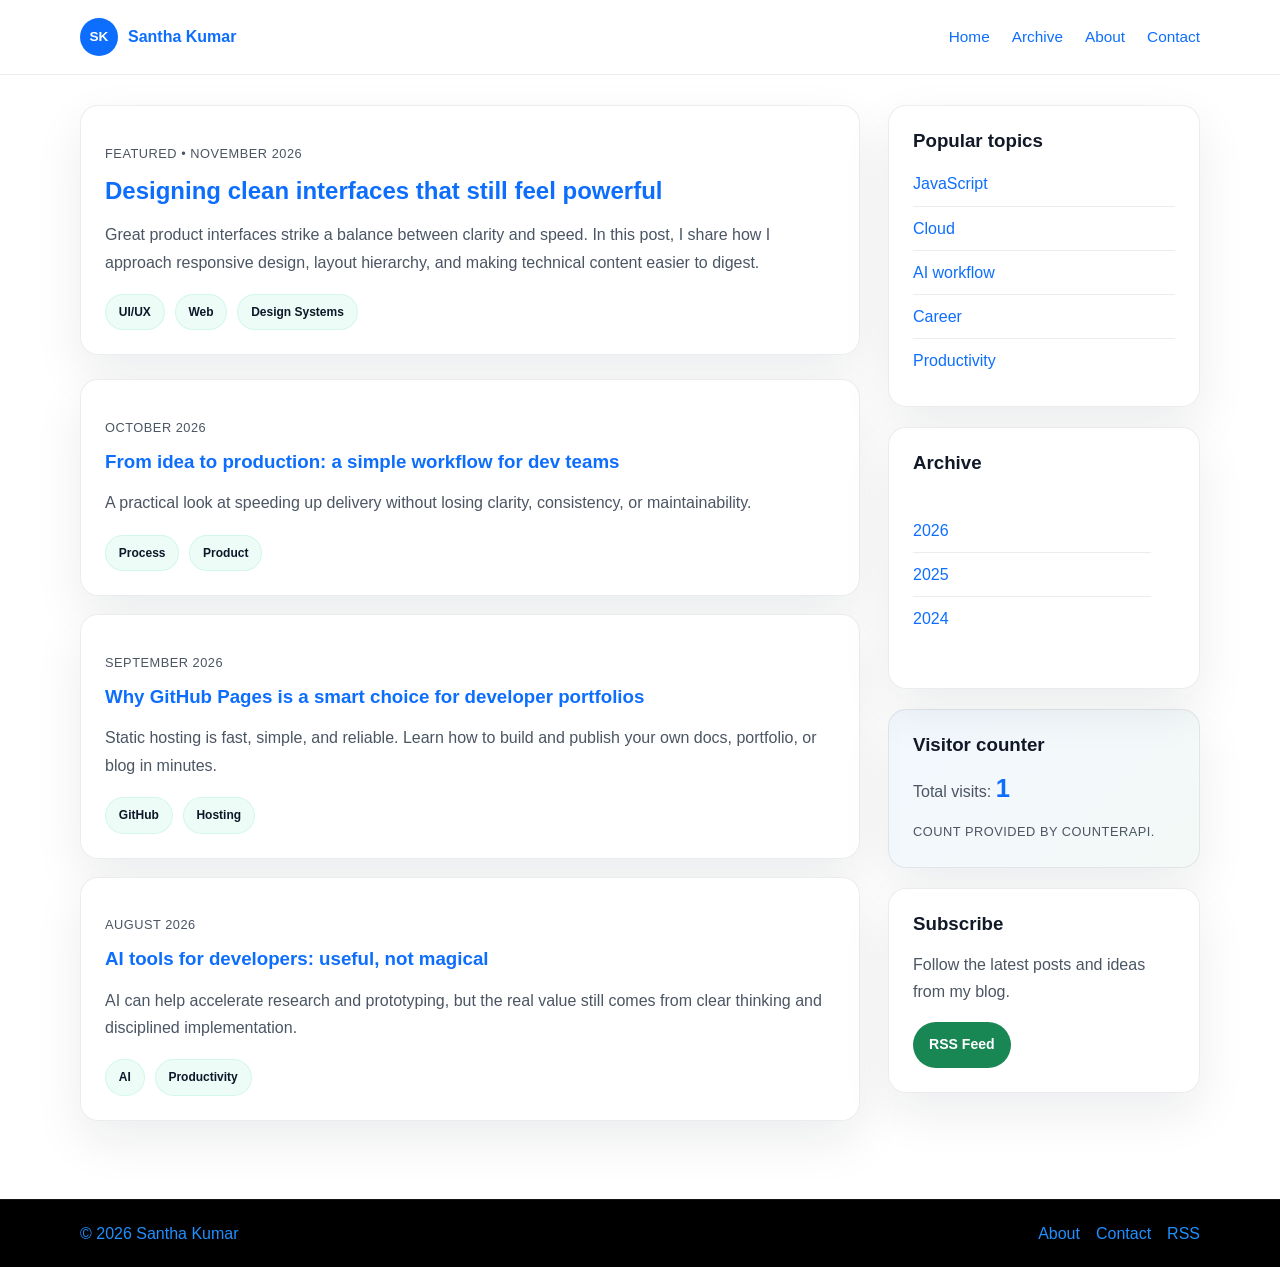
<file: index.html>
<!DOCTYPE html>
<html lang="en">
  <head>
    <meta charset="UTF-8" />
    <meta name="viewport" content="width=device-width, initial-scale=1.0" />
    <meta
      name="description"
      content="Santha Kumar's technology blog covering software engineering, cloud, web development, AI, and product growth."
    />
    <meta
      name="keywords"
      content="blog, AI, GitHub Copilot, Microsoft Copilot, Azure, AWS, GCP, .NET, ASP.NET,  Architect, Author"
    />
    <link rel="alternate" type="application/rss+xml" title="Santha Kumar Blog" href="rss.xml" />
    <link rel="stylesheet" href="styles.css" />
    <script defer src="script.js"></script>
    <title>Santha Kumar | Architect, Adivsor, Author </title>
  </head>
  <body>
    <header class="site-header">
      <div class="container nav-wrap">
        <a href="index.html" class="brand" aria-label="Santha Kumar home">
          <span class="brand-mark">SK</span>
          <span>Santha Kumar</span>
        </a>

        <button class="nav-toggle" aria-label="Toggle navigation" aria-expanded="false">
          <span></span>
          <span></span>
          <span></span>
        </button>

        <nav class="main-nav" aria-label="Main navigation">
          <a class="active" href="index.html">Home</a>
          <a href="archive.html">Archive</a>
          <a href="about.html">About</a>
          <a href="contact.html">Contact</a>
        </nav>
      </div>
    </header>

    <main>
      <section class="content container">
        <div class="posts-layout">
          <div class="posts-column">
            <article class="featured-post card">
              <p class="meta">Featured • November 2026</p>
              <h2><a href="post.html">Designing clean interfaces that still feel powerful</a></h2>
              <p>
                Great product interfaces strike a balance between clarity and
                speed. In this post, I share how I approach responsive design,
                layout hierarchy, and making technical content easier to digest.
              </p>
              <div class="tags">
                <span>UI/UX</span>
                <span>Web</span>
                <span>Design Systems</span>
              </div>
            </article>

            <div class="post-list">
              <article class="post-card card">
                <p class="meta">October 2026</p>
                <h3><a href="post.html">From idea to production: a simple workflow for dev teams</a></h3>
                <p>
                  A practical look at speeding up delivery without losing clarity,
                  consistency, or maintainability.
                </p>
                <div class="tags">
                  <span>Process</span>
                  <span>Product</span>
                </div>
              </article>

              <article class="post-card card">
                <p class="meta">September 2026</p>
                <h3><a href="post.html">Why GitHub Pages is a smart choice for developer portfolios</a></h3>
                <p>
                  Static hosting is fast, simple, and reliable. Learn how to build
                  and publish your own docs, portfolio, or blog in minutes.
                </p>
                <div class="tags">
                  <span>GitHub</span>
                  <span>Hosting</span>
                </div>
              </article>

              <article class="post-card card">
                <p class="meta">August 2026</p>
                <h3><a href="post.html">AI tools for developers: useful, not magical</a></h3>
                <p>
                  AI can help accelerate research and prototyping, but the real value
                  still comes from clear thinking and disciplined implementation.
                </p>
                <div class="tags">
                  <span>AI</span>
                  <span>Productivity</span>
                </div>
              </article>
            </div>
          </div>

          <aside class="sidebar">
            <div class="sidebar-card card">
              <h3>Popular topics</h3>
              <ul class="topic-list">
                <li><a href="archive.html">JavaScript</a></li>
                <li><a href="archive.html">Cloud</a></li>
                <li><a href="archive.html">AI workflow</a></li>
                <li><a href="archive.html">Career</a></li>
                <li><a href="archive.html">Productivity</a></li>
              </ul>
            </div>

            <div class="sidebar-card card">
              <h3>Archive</h3>
              <ul class="archive-list">
                <li><a href="archive.html">2026</a></li>
                <li><a href="archive.html">2025</a></li>
                <li><a href="archive.html">2024</a></li>
              </ul>
            </div>

            <div class="sidebar-card card visitor-counter-card">
              <h3>Visitor counter</h3>
              <p>Total visits: <strong id="visitor-count" aria-live="polite">Loading…</strong></p>
              <p class="meta">Count provided by CounterAPI.</p>
            </div>

            <div class="sidebar-card card">
              <h3>Subscribe</h3>
              <p>Follow the latest posts and ideas from my blog.</p>
              <a class="button primary small" href="rss.xml">RSS Feed</a>
            </div>
          </aside>
        </div>
      </section>
    </main>

    <footer class="site-footer">
      <div class="container footer-wrap">
        <p>© <span id="year"></span> Santha Kumar</p>
        <div class="footer-links">
          <a href="about.html">About</a>
          <a href="contact.html">Contact</a>
          <a href="rss.xml">RSS</a>
        </div>
      </div>
    </footer>
  </body>
</html>
</file>
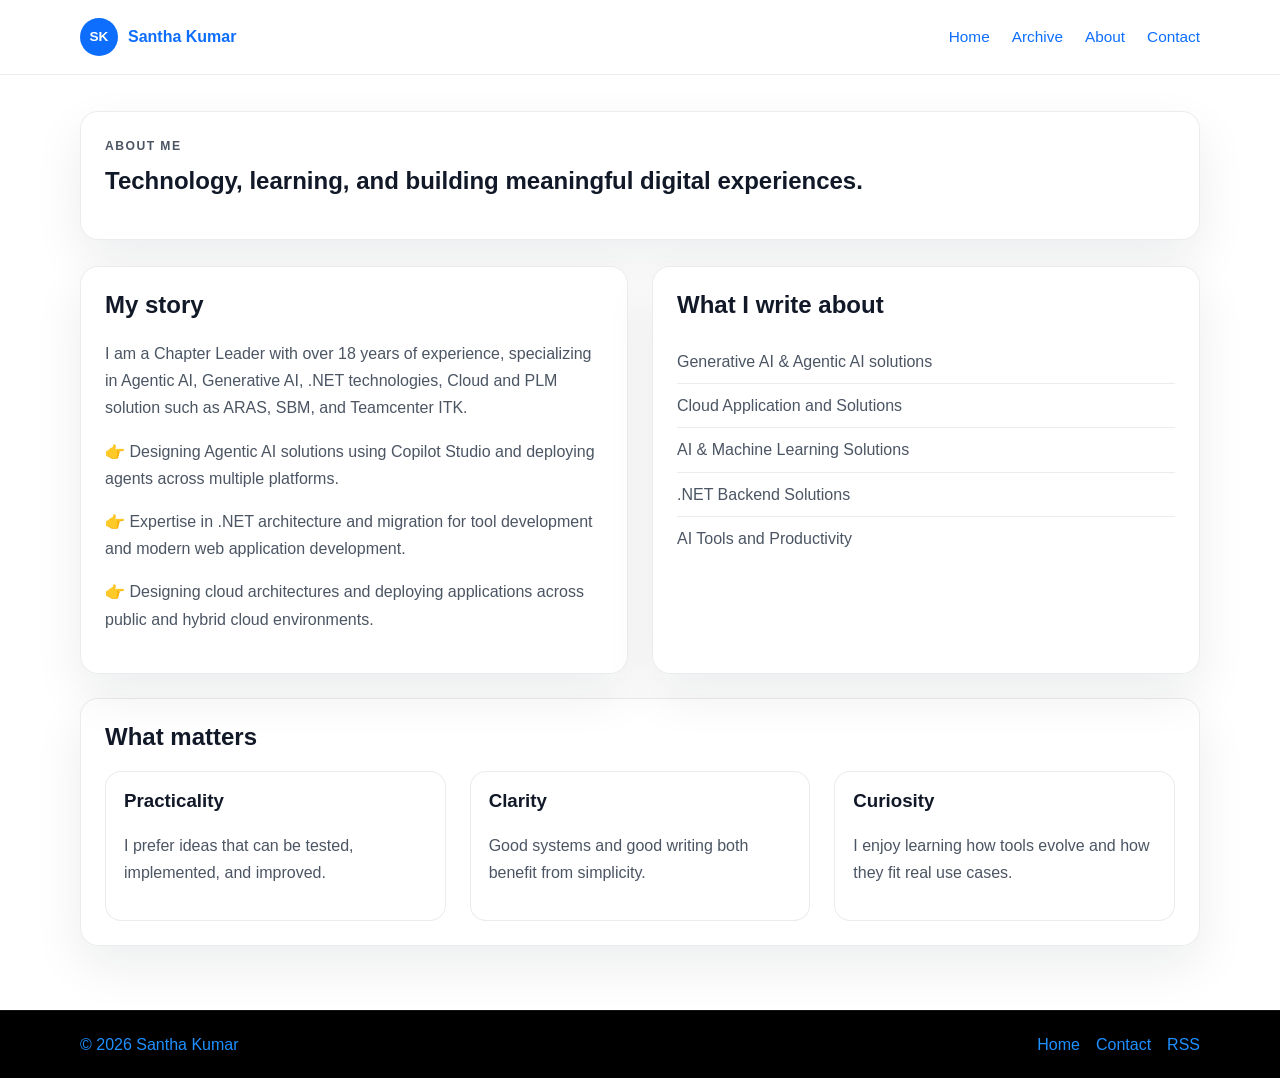
<file: about.html>
<!DOCTYPE html>
<html lang="en">
  <head>
    <meta charset="UTF-8" />
    <meta name="viewport" content="width=device-width, initial-scale=1.0" />
    <meta name="description" content="About Santha Kumar and the purpose of this technology blog." />
    <link rel="alternate" type="application/rss+xml" title="Santha Kumar Blog" href="rss.xml" />
    <link rel="stylesheet" href="styles.css" />
    <script defer src="script.js"></script>
    <title>About | Santha Kumar</title>
  </head>
  <body>
    <header class="site-header">
      <div class="container nav-wrap">
        <a href="index.html" class="brand" aria-label="Santha Kumar home">
          <span class="brand-mark">SK</span>
          <span>Santha Kumar</span>
        </a>

        <button class="nav-toggle" aria-label="Toggle navigation" aria-expanded="false">
          <span></span>
          <span></span>
          <span></span>
        </button>

        <nav class="main-nav" aria-label="Main navigation">
          <a href="index.html">Home</a>
          <a href="archive.html">Archive</a>
          <a class="active" href="about.html">About</a>
          <a href="contact.html">Contact</a>
        </nav>
      </div>
    </header>

    <main class="page-main container">
      <section class="page-hero card">
        <p class="eyebrow">About me</p>
        <h1>Technology, learning, and building meaningful digital experiences.</h1>
      </section>

      <section class="story-grid">
        <div class="card">
          <h2>My story</h2>
          <p>
           I am a Chapter Leader with over 18 years of experience, specializing in Agentic AI, Generative AI, .NET technologies, Cloud and PLM solution such as ARAS, SBM, and Teamcenter ITK.
          </p>
          <p>👉 Designing Agentic AI solutions using Copilot Studio and deploying agents across multiple platforms.</p>
          <p>👉 Expertise in .NET architecture and migration for tool development and modern web application development.</p>
          <p>👉 Designing cloud architectures and deploying applications across public and hybrid cloud environments.</p>
        </div>

        <div class="card">
          <h2>What I write about</h2>
          <ul class="check-list">
            <li>Generative AI & Agentic AI solutions</li>
            <li>Cloud Application and Solutions</li>
            <li>AI & Machine Learning Solutions</li>
            <li>.NET Backend Solutions</li>
            <li>AI Tools and Productivity</li>
          </ul>
        </div>
      </section>

      <section class="card values-panel">
        <h2>What matters</h2>
        <div class="values-grid">
          <article>
            <h3>Practicality</h3>
            <p>I prefer ideas that can be tested, implemented, and improved.</p>
          </article>
          <article>
            <h3>Clarity</h3>
            <p>Good systems and good writing both benefit from simplicity.</p>
          </article>
          <article>
            <h3>Curiosity</h3>
            <p>I enjoy learning how tools evolve and how they fit real use cases.</p>
          </article>
        </div>
      </section>
    </main>

    <footer class="site-footer">
      <div class="container footer-wrap">
        <p>© <span id="year"></span> Santha Kumar</p>
        <div class="footer-links">
          <a href="index.html">Home</a>
          <a href="contact.html">Contact</a>
          <a href="rss.xml">RSS</a>
        </div>
      </div>
    </footer>
  </body>
</html>
</file>
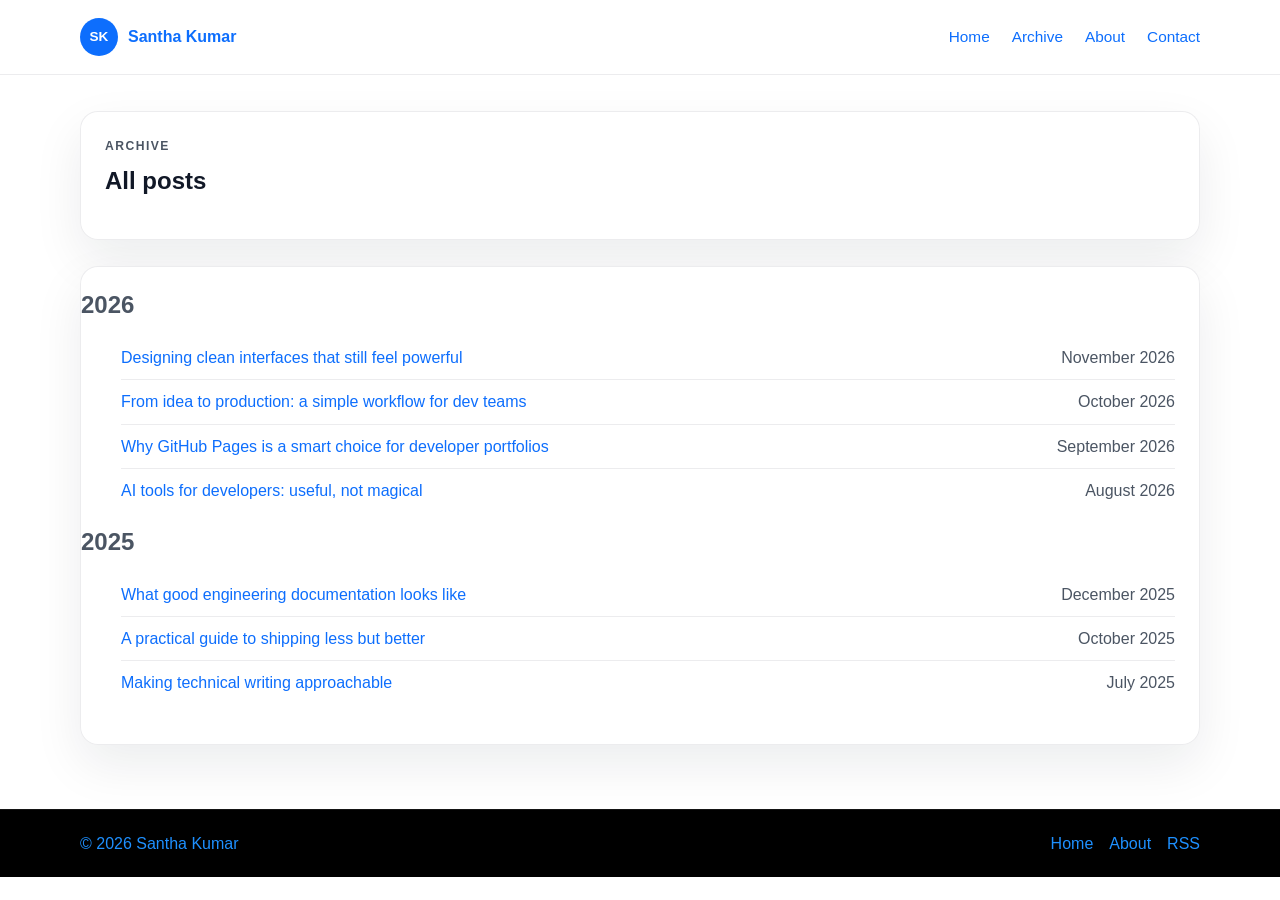
<file: archive.html>
<!DOCTYPE html>
<html lang="en">
  <head>
    <meta charset="UTF-8" />
    <meta name="viewport" content="width=device-width, initial-scale=1.0" />
    <meta name="description" content="Browse the blog archive and read older technology articles." />
    <link rel="alternate" type="application/rss+xml" title="Santha Kumar Blog" href="rss.xml" />
    <link rel="stylesheet" href="styles.css" />
    <script defer src="script.js"></script>
    <title>Archive | Santha Kumar</title>
  </head>
  <body>
    <header class="site-header">
      <div class="container nav-wrap">
        <a href="index.html" class="brand" aria-label="Santha Kumar home">
          <span class="brand-mark">SK</span>
          <span>Santha Kumar</span>
        </a>

        <button class="nav-toggle" aria-label="Toggle navigation" aria-expanded="false">
          <span></span>
          <span></span>
          <span></span>
        </button>

        <nav class="main-nav" aria-label="Main navigation">
          <a href="index.html">Home</a>
          <a class="active" href="archive.html">Archive</a>
          <a href="about.html">About</a>
          <a href="contact.html">Contact</a>
        </nav>
      </div>
    </header>

    <main class="page-main container">
      <section class="page-hero card">
        <p class="eyebrow">Archive</p>
        <h1>All posts</h1>
      </section>

      <section class="archive-list card">
        <div class="archive-year">
          <h2>2026</h2>
          <ul>
            <li><a href="post.html">Designing clean interfaces that still feel powerful</a> <span>November 2026</span></li>
            <li><a href="post.html">From idea to production: a simple workflow for dev teams</a> <span>October 2026</span></li>
            <li><a href="post.html">Why GitHub Pages is a smart choice for developer portfolios</a> <span>September 2026</span></li>
            <li><a href="post.html">AI tools for developers: useful, not magical</a> <span>August 2026</span></li>
          </ul>
        </div>

        <div class="archive-year">
          <h2>2025</h2>
          <ul>
            <li><a href="post.html">What good engineering documentation looks like</a> <span>December 2025</span></li>
            <li><a href="post.html">A practical guide to shipping less but better</a> <span>October 2025</span></li>
            <li><a href="post.html">Making technical writing approachable</a> <span>July 2025</span></li>
          </ul>
        </div>
      </section>
    </main>

    <footer class="site-footer">
      <div class="container footer-wrap">
        <p>© <span id="year"></span> Santha Kumar</p>
        <div class="footer-links">
          <a href="index.html">Home</a>
          <a href="about.html">About</a>
          <a href="rss.xml">RSS</a>
        </div>
      </div>
    </footer>
  </body>
</html>
</file>
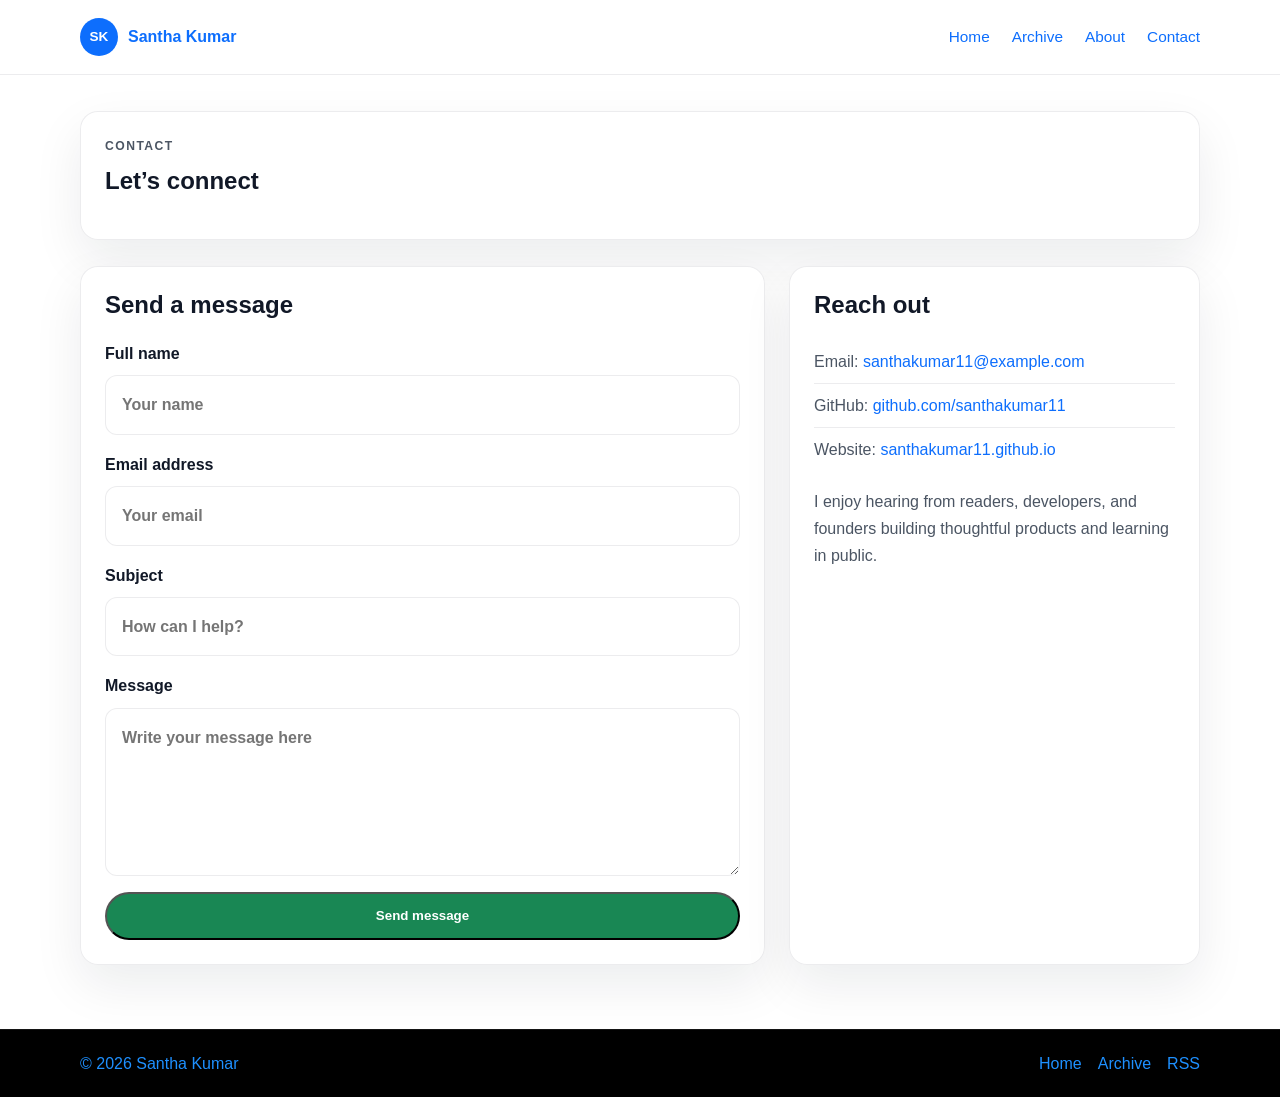
<file: contact.html>
<!DOCTYPE html>
<html lang="en">
  <head>
    <meta charset="UTF-8" />
    <meta name="viewport" content="width=device-width, initial-scale=1.0" />
    <meta name="description" content="Contact Santha Kumar about technology, product ideas, collaborations, or blog feedback." />
    <link rel="alternate" type="application/rss+xml" title="Santha Kumar Blog" href="rss.xml" />
    <link rel="stylesheet" href="styles.css" />
    <script defer src="script.js"></script>
    <title>Contact | Santha Kumar</title>
  </head>
  <body>
    <header class="site-header">
      <div class="container nav-wrap">
        <a href="index.html" class="brand" aria-label="Santha Kumar home">
          <span class="brand-mark">SK</span>
          <span>Santha Kumar</span>
        </a>

        <button class="nav-toggle" aria-label="Toggle navigation" aria-expanded="false">
          <span></span>
          <span></span>
          <span></span>
        </button>

        <nav class="main-nav" aria-label="Main navigation">
          <a href="index.html">Home</a>
          <a href="archive.html">Archive</a>
          <a href="about.html">About</a>
          <a class="active" href="contact.html">Contact</a>
        </nav>
      </div>
    </header>

    <main class="page-main container">
      <section class="page-hero card">
        <p class="eyebrow">Contact</p>
        <h1>Let’s connect</h1>
      </section>

      <section class="contact-grid">
        <div class="card">
          <h2>Send a message</h2>
          <form class="contact-form" action="mailto:santhakumar11@example.com" method="post" enctype="text/plain">
            <label>
              Full name
              <input type="text" name="name" placeholder="Your name" />
            </label>
            <label>
              Email address
              <input type="email" name="email" placeholder="Your email" />
            </label>
            <label>
              Subject
              <input type="text" name="subject" placeholder="How can I help?" />
            </label>
            <label>
              Message
              <textarea name="message" rows="5" placeholder="Write your message here"></textarea>
            </label>
            <button type="submit" class="button primary">Send message</button>
          </form>
        </div>

        <div class="card info-card">
          <h2>Reach out</h2>
          <ul class="contact-list">
            <li>Email: <a href="mailto:santhakumar11@example.com">santhakumar11@example.com</a></li>
            <li>GitHub: <a href="https://github.com/santhakumar11" target="_blank" rel="noreferrer">github.com/santhakumar11</a></li>
            <li>Website: <a href="https://santhakumar11.github.io/" target="_blank" rel="noreferrer">santhakumar11.github.io</a></li>
          </ul>
          <p>
            I enjoy hearing from readers, developers, and founders building
            thoughtful products and learning in public.
          </p>
        </div>
      </section>
    </main>

    <footer class="site-footer">
      <div class="container footer-wrap">
        <p>© <span id="year"></span> Santha Kumar</p>
        <div class="footer-links">
          <a href="index.html">Home</a>
          <a href="archive.html">Archive</a>
          <a href="rss.xml">RSS</a>
        </div>
      </div>
    </footer>
  </body>
</html>
</file>
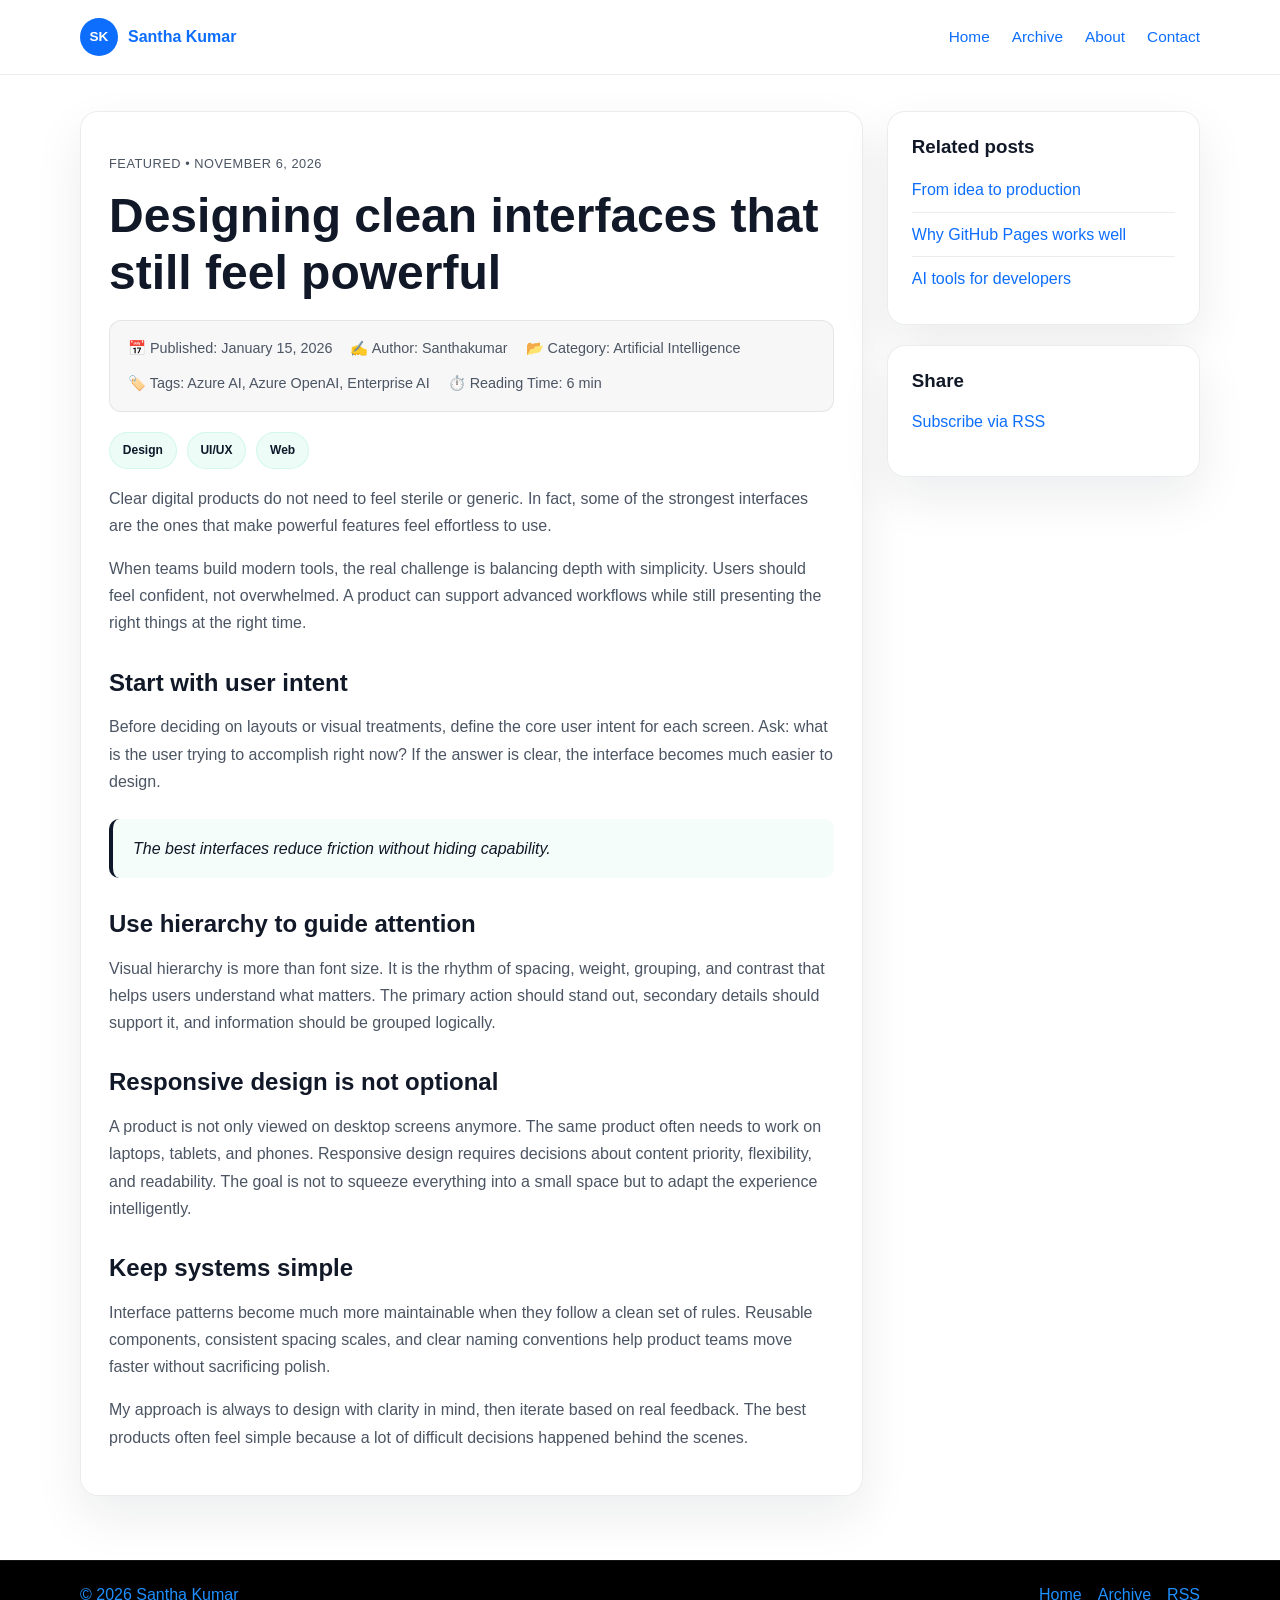
<file: post.html>
<!DOCTYPE html>
<html lang="en">
  <head>
    <meta charset="UTF-8" />
    <meta name="viewport" content="width=device-width, initial-scale=1.0" />
    <meta
      name="description"
      content="Read a technology article about product design, engineering, and building digital experiences."
    />
    <link rel="alternate" type="application/rss+xml" title="Santha Kumar Blog" href="rss.xml" />
    <link rel="stylesheet" href="styles.css" />
    <script defer src="script.js"></script>
    <title>Designing clean interfaces that still feel powerful | Santha Kumar</title>
  </head>
  <body>
    <header class="site-header">
      <div class="container nav-wrap">
        <a href="index.html" class="brand" aria-label="Santha Kumar home">
          <span class="brand-mark">SK</span>
          <span>Santha Kumar</span>
        </a>

        <button class="nav-toggle" aria-label="Toggle navigation" aria-expanded="false">
          <span></span>
          <span></span>
          <span></span>
        </button>

        <nav class="main-nav" aria-label="Main navigation">
          <a href="index.html">Home</a>
          <a href="archive.html">Archive</a>
          <a href="about.html">About</a>
          <a href="contact.html">Contact</a>
        </nav>
      </div>
    </header>

    <main class="page-main container post-layout">
      <article class="post-content card">
        <p class="meta">Featured • November 6, 2026</p>
        <h1>Designing clean interfaces that still feel powerful</h1>
        <div class="article-meta" id="article-meta"></div>
        <div class="tags">
          <span>Design</span>
          <span>UI/UX</span>
          <span>Web</span>
        </div>

        <p>
          Clear digital products do not need to feel sterile or generic. In fact,
          some of the strongest interfaces are the ones that make powerful features
          feel effortless to use.
        </p>

        <p>
          When teams build modern tools, the real challenge is balancing depth with
          simplicity. Users should feel confident, not overwhelmed. A product can
          support advanced workflows while still presenting the right things at the
          right time.
        </p>

        <h2>Start with user intent</h2>
        <p>
          Before deciding on layouts or visual treatments, define the core user
          intent for each screen. Ask: what is the user trying to accomplish right
          now? If the answer is clear, the interface becomes much easier to design.
        </p>

        <blockquote>
          The best interfaces reduce friction without hiding capability.
        </blockquote>

        <h2>Use hierarchy to guide attention</h2>
        <p>
          Visual hierarchy is more than font size. It is the rhythm of spacing,
          weight, grouping, and contrast that helps users understand what matters.
          The primary action should stand out, secondary details should support it,
          and information should be grouped logically.
        </p>

        <h2>Responsive design is not optional</h2>
        <p>
          A product is not only viewed on desktop screens anymore. The same product
          often needs to work on laptops, tablets, and phones. Responsive design
          requires decisions about content priority, flexibility, and readability.
          The goal is not to squeeze everything into a small space but to adapt the
          experience intelligently.
        </p>

        <h2>Keep systems simple</h2>
        <p>
          Interface patterns become much more maintainable when they follow a clean
          set of rules. Reusable components, consistent spacing scales, and clear
          naming conventions help product teams move faster without sacrificing
          polish.
        </p>

        <p>
          My approach is always to design with clarity in mind, then iterate based
          on real feedback. The best products often feel simple because a lot of
          difficult decisions happened behind the scenes.
        </p>
      </article>

      <aside class="sidebar post-sidebar">
        <div class="sidebar-card card">
          <h3>Related posts</h3>
          <ul class="topic-list">
            <li><a href="post.html">From idea to production</a></li>
            <li><a href="post.html">Why GitHub Pages works well</a></li>
            <li><a href="post.html">AI tools for developers</a></li>
          </ul>
        </div>

        <div class="sidebar-card card">
          <h3>Share</h3>
          <p><a href="rss.xml">Subscribe via RSS</a></p>
        </div>
      </aside>
    </main>

    <footer class="site-footer">
      <div class="container footer-wrap">
        <p>© <span id="year"></span> Santha Kumar</p>
        <div class="footer-links">
          <a href="index.html">Home</a>
          <a href="archive.html">Archive</a>
          <a href="rss.xml">RSS</a>
        </div>
      </div>
    </footer>
  </body>
</html>
</file>
<file: styles.css>
:root {
  --bg: #ffffff;
  --bg-soft: #f7f9fc;
  --panel: #ffffff;
  --panel-alt: #f3f6fb;
  --text: #111827;
  --muted: #4b5563;
  --accent: #0f172a;
  --accent-strong: #1f2937;
  --border: rgba(15, 23, 42, 0.08);
  --shadow: rgba(15, 23, 42, 0.08);
  --radius: 18px;
}

* {
  box-sizing: border-box;
}

html {
  scroll-behavior: smooth;
}

body {
  margin: 0;
  font-family: Arial, Helvetica, sans-serif;
  background: #ffffff;
  color: var(--text);
  line-height: 1.7;
}

a {
  color: #0d6efd;
  text-decoration: none;
}

a:hover {
  text-decoration: underline;
}

img {
  max-width: 100%;
  display: block;
}

.container {
  width: min(1120px, calc(100% - 32px));
  margin: 0 auto;
}

.site-header {
  position: sticky;
  top: 0;
  z-index: 50;
  backdrop-filter: blur(18px);
  background: #ffffff;
  border-bottom: 1px solid var(--border);
}

.nav-wrap {
  display: flex;
  align-items: center;
  justify-content: space-between;
  min-height: 74px;
}

.brand {
  display: inline-flex;
  align-items: center;
  gap: 10px;
  font-weight: 700;
  color: #0d6efd;
  text-decoration: none;
}

.brand-mark {
  display: inline-grid;
  place-items: center;
  width: 38px;
  height: 38px;
  border-radius: 50%;
  background: #0d6efd;
  color: #ffffff;
  font-size: 0.85rem;
  font-weight: 800;
}

.main-nav {
  display: flex;
  align-items: center;
  gap: 22px;
}

.main-nav a {
  color: #0d6efd;
  font-size: 0.96rem;
  text-decoration: none;
  transition: color 0.2s ease;
}

.main-nav a.active,
.main-nav a:hover {
  color: #0d6efd;
}

.nav-toggle {
  display: none;
  background: #198754;
  color: #ffffff;
  border: 0;
  border-radius: 8px;
  width: 44px;
  height: 44px;
  cursor: pointer;
}

.nav-toggle span {
  display: block;
  width: 22px;
  height: 2px;
  margin: 5px auto;
  background: #ffffff;
  border-radius: 2px;
}

.hero {
  padding: 72px 0 40px;
}

.hero-grid {
  display: grid;
  grid-template-columns: 1.6fr 0.95fr;
  gap: 30px;
  align-items: center;
}

.eyebrow {
  margin: 0 0 10px;
  text-transform: uppercase;
  letter-spacing: 0.12em;
  font-size: 0.76rem;
  color: var(--accent);
  font-weight: 700;
}

h1,
h2,
h3 {
  margin-top: 0;
  line-height: 1.2;
}

.hero-copy h1 {
  font-size: clamp(2.5rem, 5vw, 4.4rem);
  margin-bottom: 18px;
}

.hero-copy p {
  color: var(--muted);
  font-size: 1.05rem;
  max-width: 62ch;
}

.hero-actions {
  display: flex;
  flex-wrap: wrap;
  gap: 14px;
  margin-top: 28px;
}

.button {
  display: inline-flex;
  align-items: center;
  justify-content: center;
  border-radius: 999px;
  padding: 0.9rem 1.3rem;
  font-weight: 700;
  text-decoration: none;
  transition: transform 0.2s ease, opacity 0.2s ease;
  background: #198754;
  color: #ffffff;
}

.button:hover {
  color: #ffffff;
  text-decoration: none;
  transform: translateY(-1px);
}

.button.primary {
  background: #198754;
  color: #ffffff;
}

.button.ghost {
  border: 1px solid #198754;
  color: #ffffff;
  background: #198754;
}

.button.small {
  padding: 0.7rem 1rem;
  font-size: 0.88rem;
}

.panel-card,
.card {
  background: rgba(255, 255, 255, 0.98);
  border: 1px solid var(--border);
  border-radius: var(--radius);
  box-shadow: 0 20px 50px var(--shadow);
}

.hero-panel {
  display: flex;
  justify-content: center;
}

.panel-card {
  padding: 28px 24px;
  width: 100%;
}

.card-label {
  margin: 0 0 10px;
  color: var(--accent);
  font-size: 0.8rem;
  text-transform: uppercase;
  letter-spacing: 0.12em;
  font-weight: 700;
}

.panel-card h2 {
  margin-bottom: 16px;
  font-size: clamp(1.5rem, 2vw, 2rem);
}

.panel-card ul,
.topic-list,
.contact-list,
.check-list,
.archive-list {
  margin: 0;
  padding-left: 18px;
  color: var(--muted);
}

.content {
  padding: 30px 0 60px;
}

.posts-layout {
  display: grid;
  grid-template-columns: minmax(0, 2fr) minmax(260px, 0.8fr);
  gap: 28px;
  align-items: start;
}

.featured-post,
.post-card,
.sidebar-card,
.page-hero,
.archive-list,
.contact-grid .card,
.story-grid .card,
.values-panel {
  padding: 24px;
}

.featured-post {
  margin-bottom: 24px;
}

.meta {
  color: var(--muted);
  font-size: 0.8rem;
  letter-spacing: 0.04em;
  text-transform: uppercase;
  margin-bottom: 12px;
}

.featured-post h2,
.post-card h3 {
  margin-bottom: 10px;
}

.post-card {
  margin-bottom: 18px;
}

.post-card p,
.featured-post p,
.card p,
.archive-year li,
.page-hero p {
  color: var(--muted);
}

.tags {
  display: flex;
  flex-wrap: wrap;
  gap: 10px;
  margin-top: 18px;
}

.tags span {
  display: inline-flex;
  align-items: center;
  padding: 0.45rem 0.8rem;
  border-radius: 999px;
  background: rgba(110, 231, 183, 0.12);
  border: 1px solid rgba(110, 231, 183, 0.22);
  color: var(--accent);
  font-size: 0.75rem;
  font-weight: 700;
}

.sidebar {
  display: grid;
  gap: 20px;
}

.sidebar-card h3 {
  margin-bottom: 10px;
}

.visitor-counter-card {
  background: linear-gradient(135deg, rgba(13, 110, 253, 0.05), rgba(25, 135, 84, 0.05));
}

#visitor-count {
  display: inline-block;
  min-width: 4ch;
  font-size: 1.6rem;
  font-weight: 800;
  color: #0d6efd;
  line-height: 1.2;
}

.visitor-counter-card .meta {
  margin-top: 10px;
  margin-bottom: 0;
}

.topic-list,
.archive-list,
.contact-list,
.check-list {
  list-style: none;
  padding-left: 0;
}

.topic-list li,
.archive-list li,
.contact-list li,
.check-list li {
  padding: 8px 0;
  border-bottom: 1px solid var(--border);
}

.topic-list li:last-child,
.archive-list li:last-child,
.contact-list li:last-child,
.check-list li:last-child {
  border-bottom: none;
}

.archive-list li {
  display: flex;
  justify-content: space-between;
  gap: 12px;
}

.archive-year h2 {
  margin-bottom: 8px;
}

.page-main {
  padding: 36px 0 64px;
}

.page-hero {
  margin-bottom: 26px;
}

.story-grid,
.contact-grid,
.values-grid {
  display: grid;
  gap: 24px;
}

.story-grid {
  grid-template-columns: repeat(2, minmax(0, 1fr));
  margin-bottom: 24px;
}

.contact-grid {
  grid-template-columns: 1.5fr 0.9fr;
}

.contact-form {
  display: grid;
  gap: 16px;
}

.contact-form label {
  display: grid;
  gap: 8px;
  color: var(--text);
  font-weight: 600;
}

.contact-form input,
.contact-form textarea {
  width: 100%;
  background: rgba(255, 255, 255, 0.02);
  border: 1px solid var(--border);
  border-radius: 12px;
  color: var(--text);
  padding: 0.95rem 1rem;
  font: inherit;
  resize: vertical;
}

.info-card p {
  color: var(--muted);
}

.values-panel {
  margin-top: 20px;
}

.values-grid {
  grid-template-columns: repeat(3, minmax(0, 1fr));
  margin-top: 18px;
}

.values-grid article {
  padding: 18px;
  border: 1px solid var(--border);
  border-radius: 16px;
  background: rgba(255, 255, 255, 0.02);
}

.post-layout {
  display: grid;
  grid-template-columns: minmax(0, 2fr) minmax(260px, 0.8fr);
  gap: 24px;
  align-items: start;
}

.post-content {
  padding: 28px;
}

.post-content h1 {
  font-size: clamp(2rem, 4vw, 3rem);
  margin-bottom: 16px;
}

.post-content h2 {
  margin-top: 32px;
  margin-bottom: 12px;
}

.post-content blockquote {
  margin: 24px 0;
  padding: 16px 20px;
  border-left: 4px solid var(--accent);
  background: rgba(110, 231, 183, 0.08);
  color: var(--text);
  border-radius: 10px;
  font-style: italic;
}

.post-sidebar {
  position: sticky;
  top: 90px;
}

.site-footer {
  border-top: 1px solid rgba(255, 255, 255, 0.08);
  background: #000000;
}

.footer-wrap {
  display: flex;
  justify-content: space-between;
  align-items: center;
  padding: 20px 0;
  gap: 20px;
}

.footer-wrap p {
  margin: 0;
  color: #1e90ff;
}

.footer-links {
  display: flex;
  flex-wrap: wrap;
  gap: 16px;
}

.footer-links a {
  color: #1e90ff;
}

.article-meta {
  display: flex;
  flex-wrap: wrap;
  gap: 12px 18px;
  margin: 18px 0 20px;
  padding: 16px 18px;
  background: rgba(15, 23, 42, 0.03);
  border: 1px solid var(--border);
  border-radius: 12px;
}

.article-meta span {
  font-size: 0.9rem;
  color: var(--muted);
  line-height: 1.6;
}

@media (max-width: 820px) {
  .hero-grid,
  .posts-layout,
  .contact-grid,
  .story-grid,
  .post-layout,
  .values-grid {
    grid-template-columns: 1fr;
  }

  .main-nav {
    position: absolute;
    top: 74px;
    left: 16px;
    right: 16px;
    display: none;
    flex-direction: column;
    align-items: flex-start;
    background: #ffffff;
    padding: 18px;
    border: 1px solid var(--border);
    border-radius: 14px;
  }

  .main-nav a {
    color: #0d6efd;
  }

  .main-nav.is-open {
    display: flex;
  }

  .nav-toggle {
    display: block;
  }

  .archive-list li {
    flex-direction: column;
    align-items: flex-start;
  }
}

@media (max-width: 560px) {
  .hero {
    padding-top: 48px;
  }

  .button {
    width: 100%;
  }

  .hero-actions {
    flex-direction: column;
  }

  .footer-wrap {
    flex-direction: column;
    align-items: flex-start;
  }

  .article-meta {
    flex-direction: column;
    gap: 10px;
  }
}
</file>
